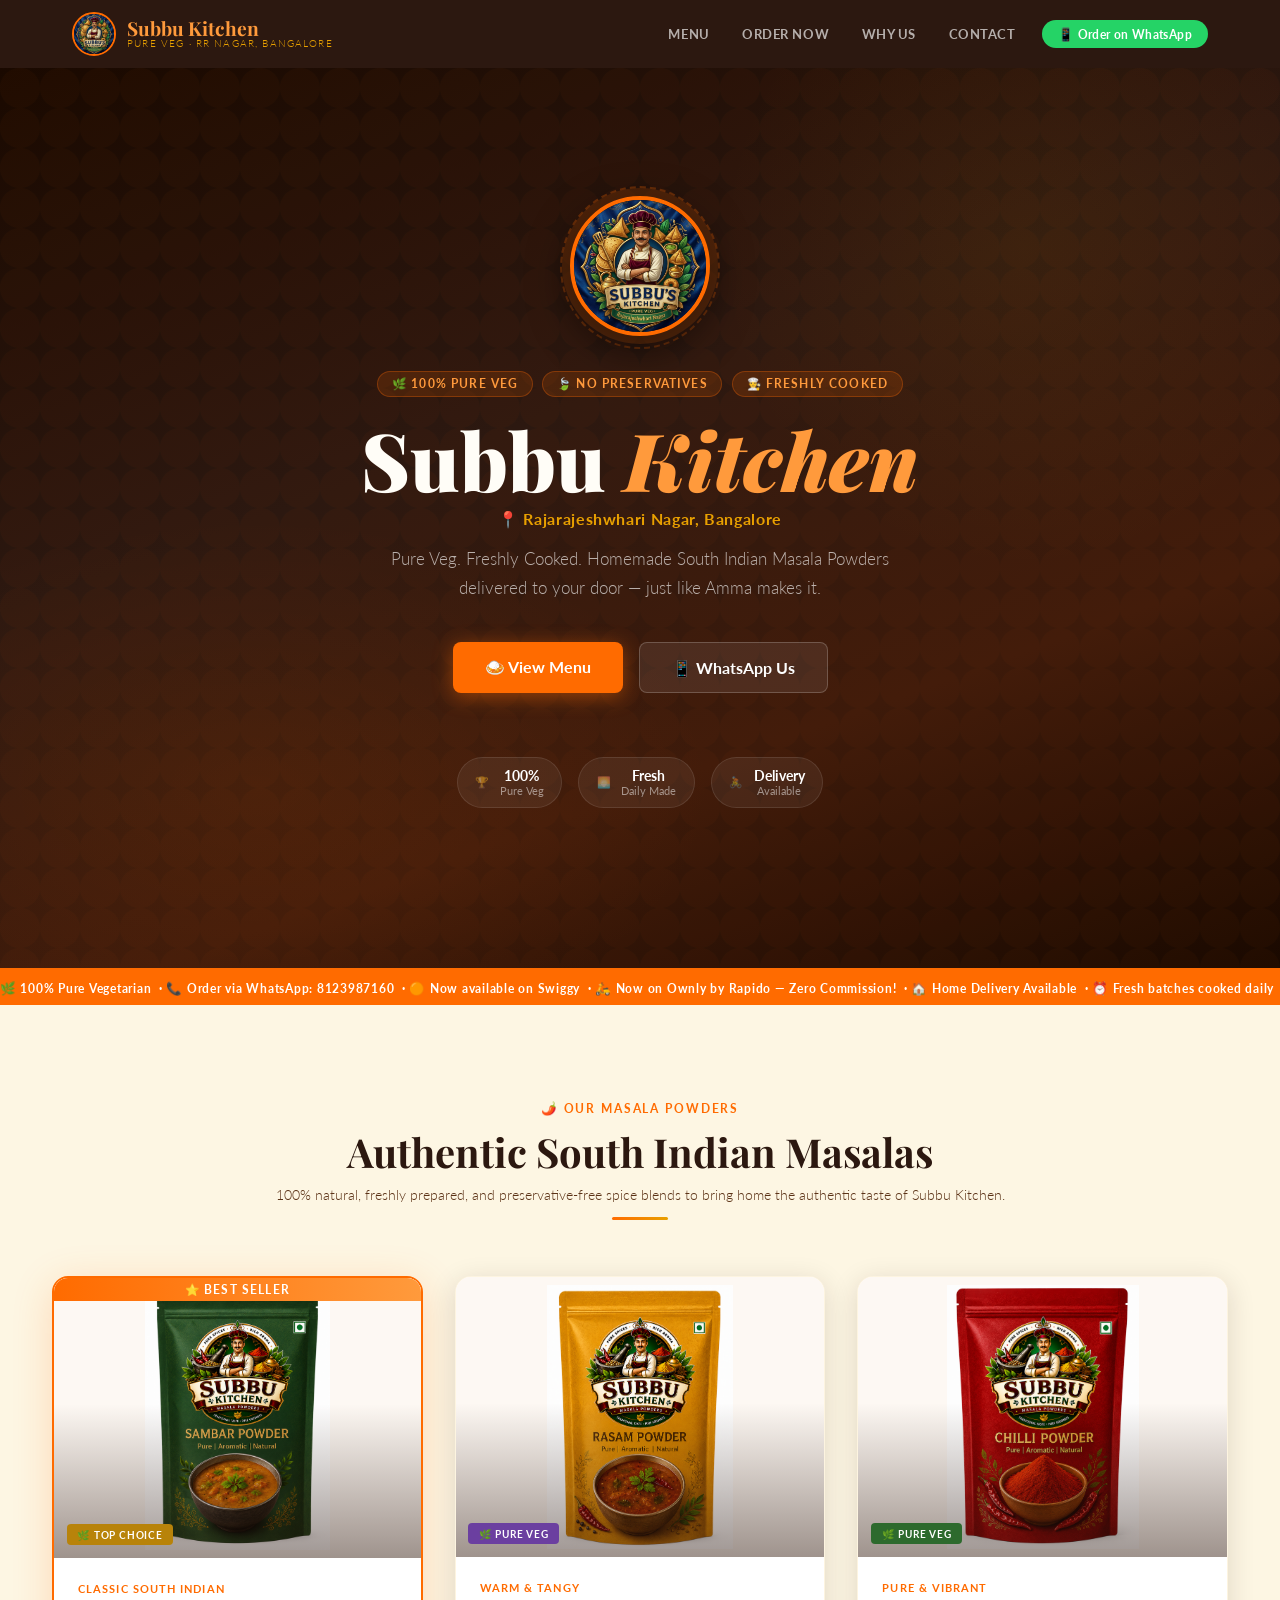
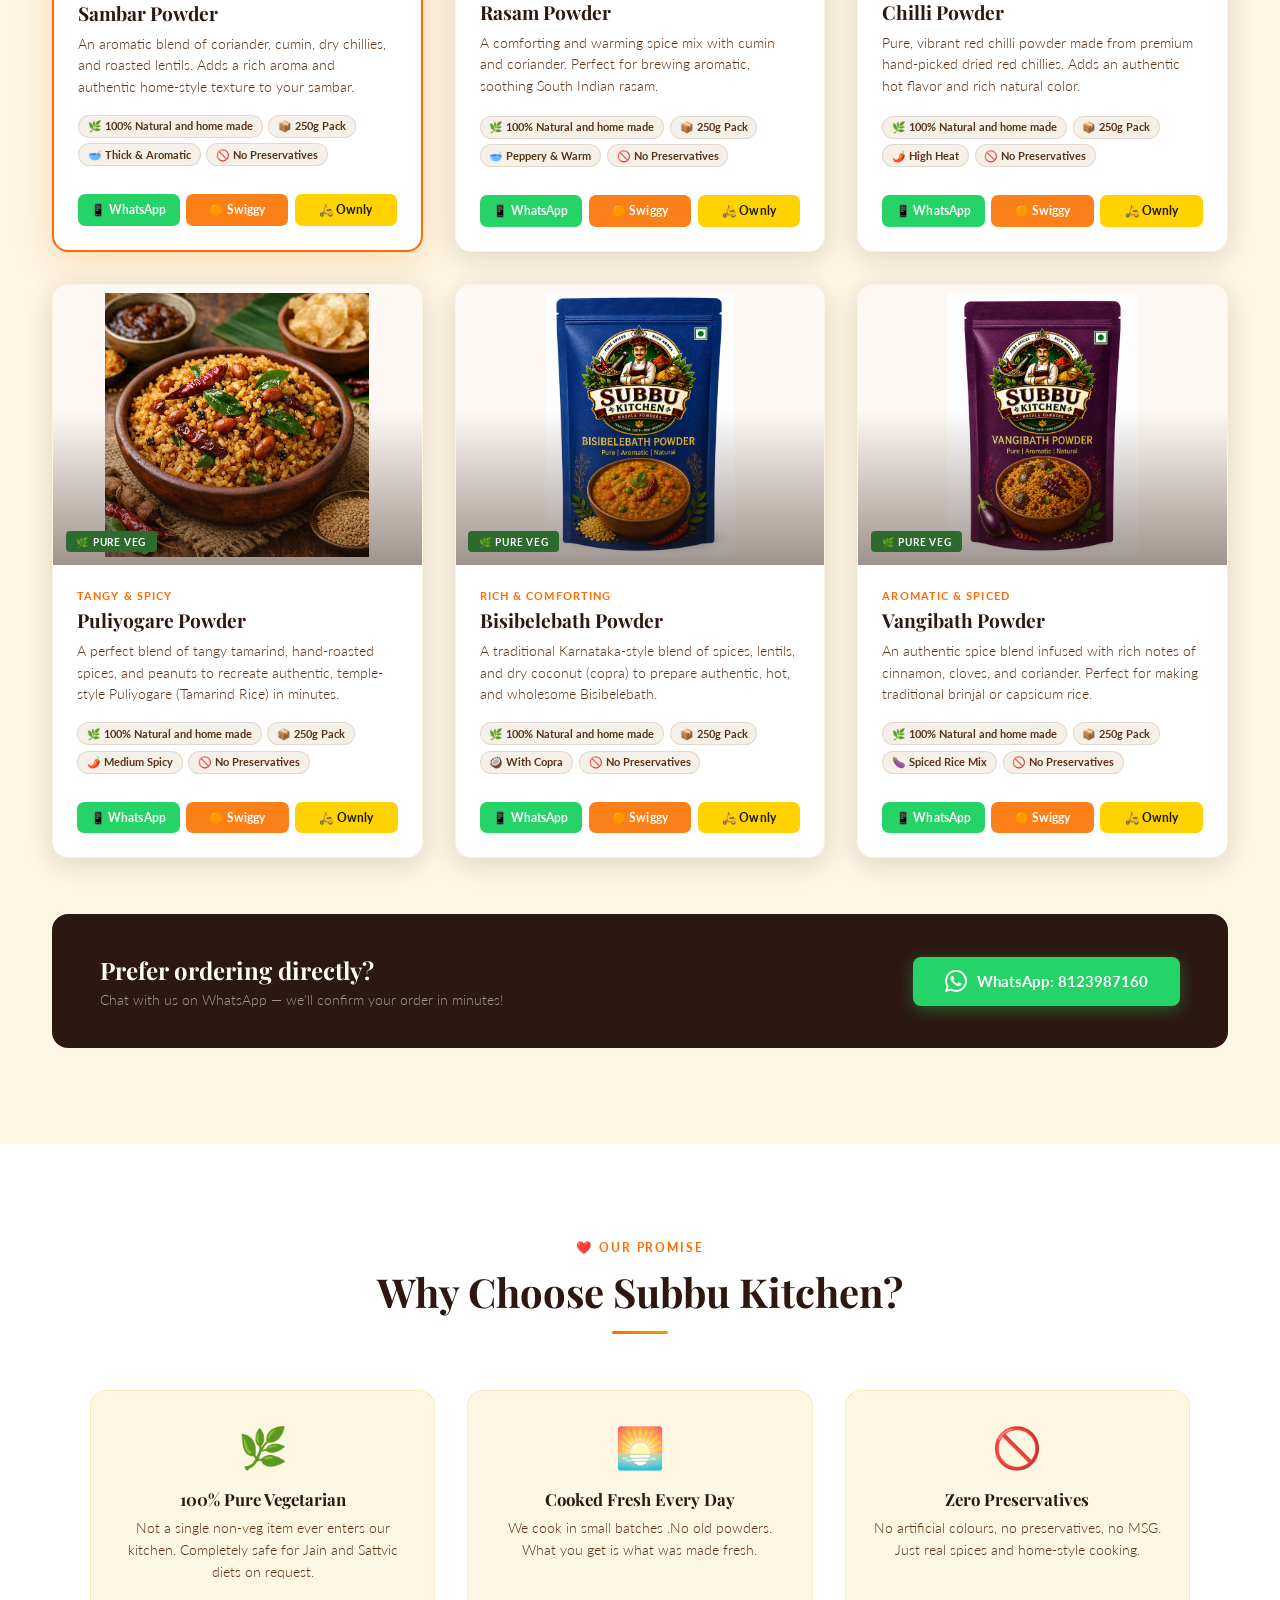
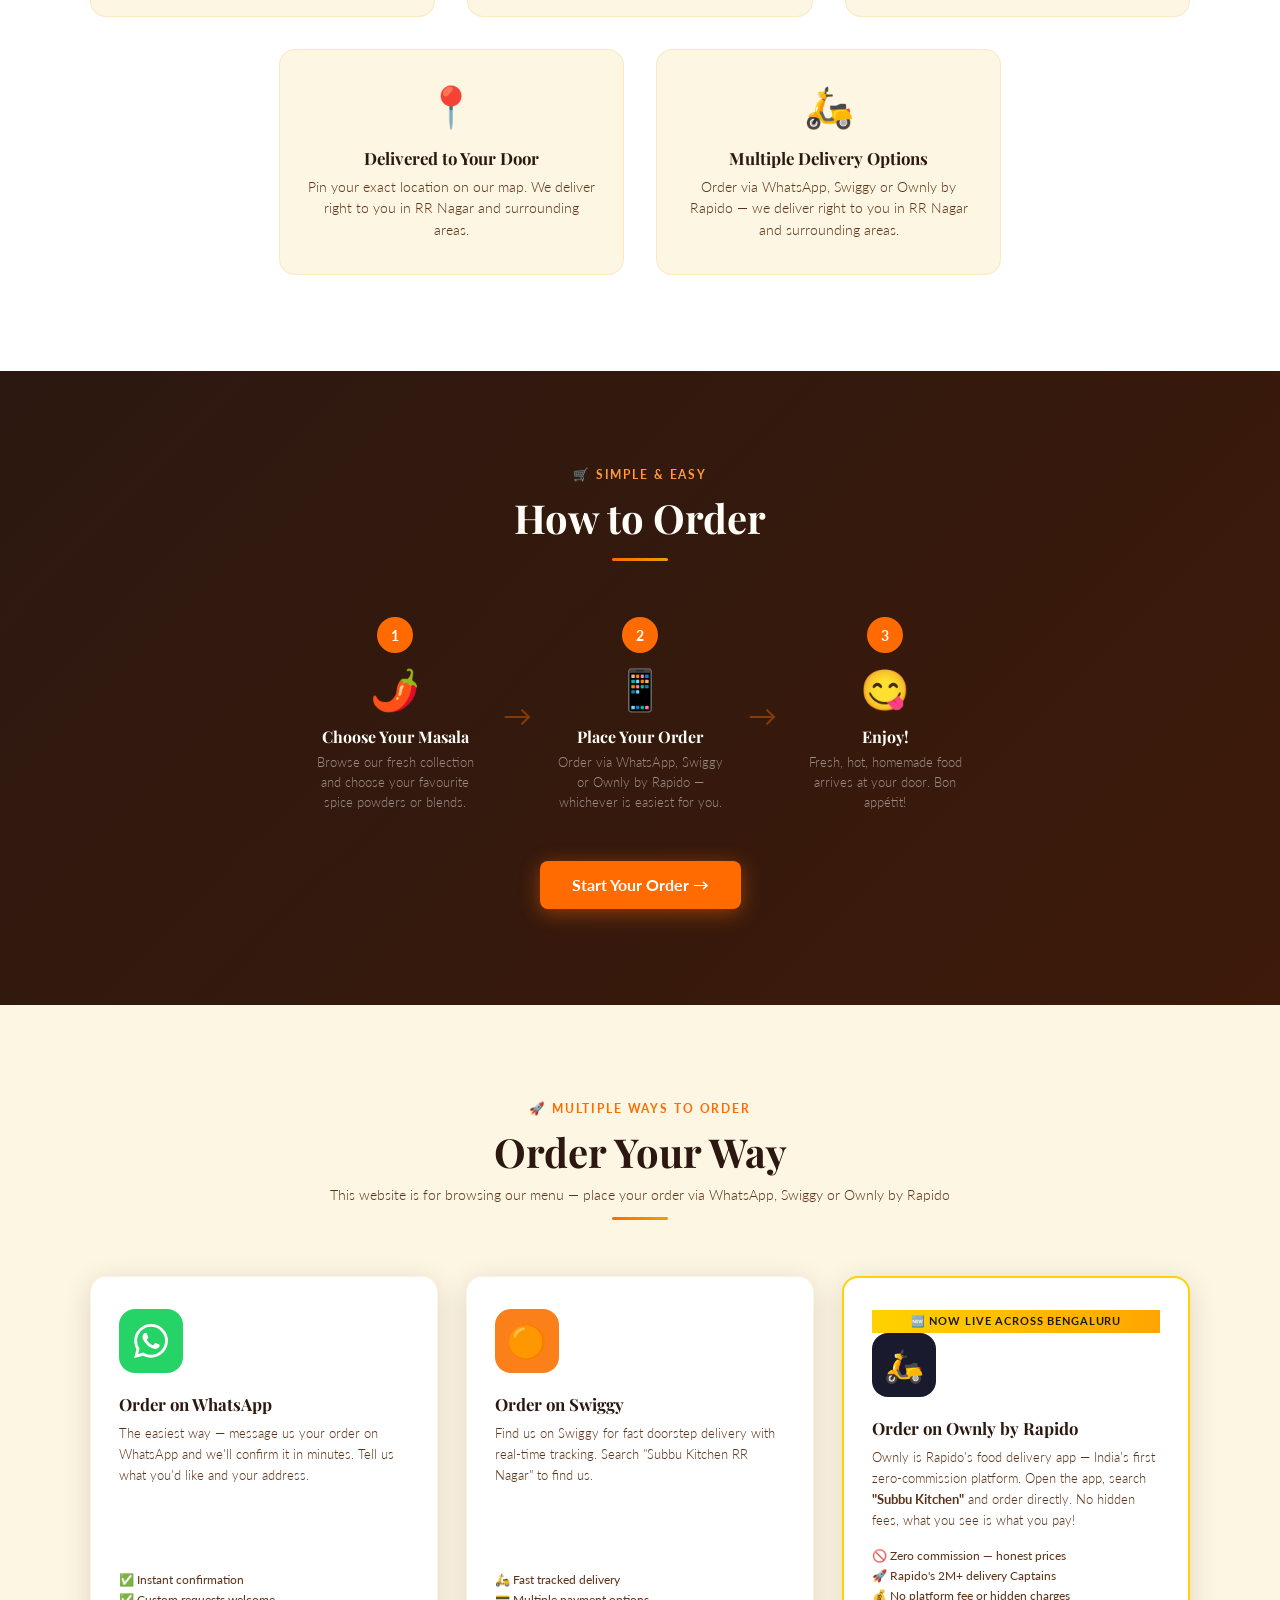
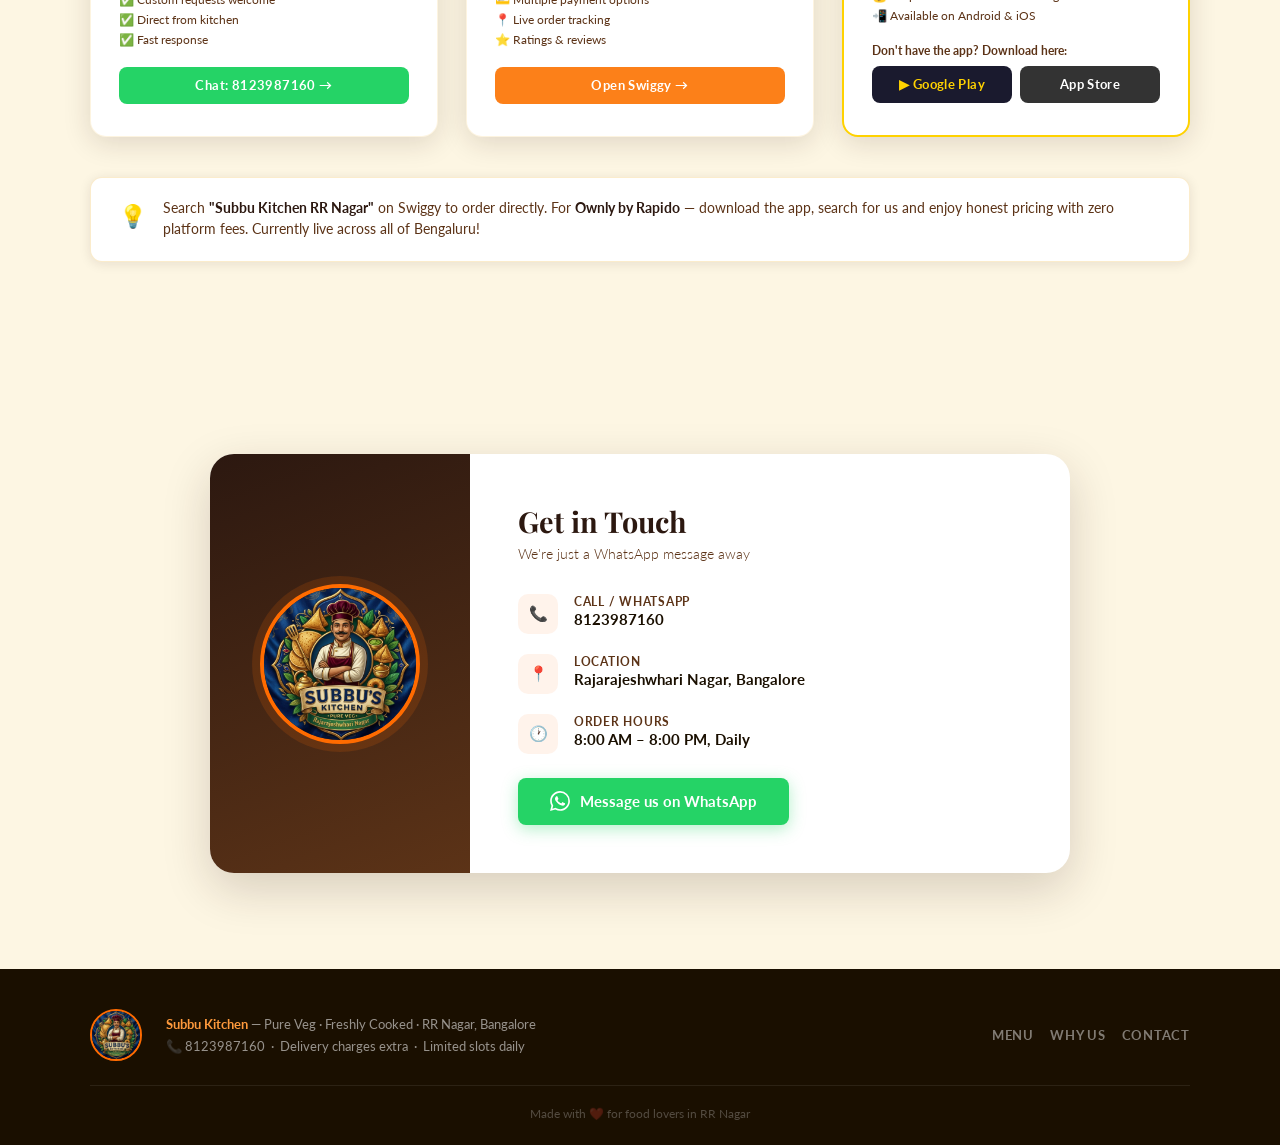
<file: index.html>
<!DOCTYPE html>
<html lang="en">

<head>
  <meta charset="UTF-8" />
  <meta name="viewport" content="width=device-width, initial-scale=1.0" />
  <title>Subbu Kitchen – Pure Veg South Indian masala powders, RR Nagar</title>
  <link rel="stylesheet" href="static/css/style.css" />
</head>

<body>

  <!-- HEADER -->
  <header class="site-header" id="site-header">
    <div class="header-inner">
      <a href="/" class="logo">
        <img src="static/images/south_indian/logo.jpeg" alt="Subbu Kitchen Logo"
          class="logo-img" />
        <span class="logo-text">
          <span class="logo-name">Subbu Kitchen</span>
          <span class="logo-tagline">Pure Veg · RR Nagar, Bangalore</span>
        </span>
      </a>
      <nav>
        <a href="#menu" class="nav-link">Menu</a>
        <a href="#order-platforms" class="nav-link">Order Now</a>
        <a href="#why-us" class="nav-link">Why Us</a>
        <a href="#contact" class="nav-link">Contact</a>
        <a href="https://wa.me/918123987160" target="_blank" class="nav-wa">📱 Order on WhatsApp</a>
      </nav>
      <button class="hamburger" id="hamburger" onclick="toggleMenu()">☰</button>
    </div>
    <!-- Mobile nav -->
    <div class="mobile-nav" id="mobile-nav">
      <a href="#menu" onclick="toggleMenu()">Menu</a>
      <a href="#order-platforms" onclick="toggleMenu()">Order Now</a>
      <a href="#why-us" onclick="toggleMenu()">Why Us</a>
      <a href="#contact" onclick="toggleMenu()">Contact</a>
      <a href="https://wa.me/918123987160" target="_blank" class="mobile-wa">📱 Order on WhatsApp</a>
    </div>
  </header>

  <!-- HERO -->
  <section class="hero" id="home">
    <div class="hero-bg-overlay"></div>
    <div class="hero-content">
      <div class="hero-logo-wrap">
        <img src="static/images/south_indian/logo.jpeg" alt="Subbu Kitchen"
          class="hero-logo" />
        <div class="hero-logo-ring"></div>
      </div>
      <div class="hero-badge-row">
        <span class="hero-badge">🌿 100% Pure Veg</span>
        <span class="hero-badge">🍃 No Preservatives</span>
        <span class="hero-badge">👨‍🍳 Freshly Cooked</span>
      </div>
      <h1 class="hero-title">Subbu <em>Kitchen</em></h1>
      <p class="hero-location">📍 Rajarajeshwhari Nagar, Bangalore</p>
      <p class="hero-desc">
        Pure Veg. Freshly Cooked. Homemade South Indian Masala Powders<br>delivered to your door — just like Amma makes
        it.
      </p>
      <div class="hero-actions">
        <a href="#menu" class="btn-primary">🍛 View Menu</a>
        <a href="https://wa.me/918123987160" target="_blank" class="btn-secondary">📱 WhatsApp Us</a>
      </div>
    </div>

    <!-- Floating trust pills -->
    <div class="hero-trust">
      <div class="trust-pill"><span class="trust-icon">🏆</span>
        <div><b>100%</b><span>Pure Veg</span></div>
      </div>
      <div class="trust-pill"><span class="trust-icon">🌅</span>
        <div><b>Fresh</b><span>Daily Made</span></div>
      </div>

      <div class="trust-pill"><span class="trust-icon">🚴</span>
        <div><b>Delivery</b><span>Available</span></div>
      </div>
    </div>


  </section>

  <!-- ANNOUNCEMENT TICKER -->
  <div class="ticker-wrap">
    <div class="ticker">

      <span>🌿 100% Pure Vegetarian &nbsp;·&nbsp;</span>
      <span>📞 Order via WhatsApp: 8123987160 &nbsp;·&nbsp;</span>
      <span>🟠 Now available on Swiggy &nbsp;·&nbsp;</span>
      <span>🛵 Now on Ownly by Rapido — Zero Commission! &nbsp;·&nbsp;</span>
      <span>🏠 Home Delivery Available &nbsp;·&nbsp;</span>
      <span>⏰ Fresh batches cooked daily &nbsp;·&nbsp;</span>
      <span>📍 Rajarajeshwhari Nagar, Bangalore &nbsp;·&nbsp;</span>

      <span>🌿 100% Pure Vegetarian &nbsp;·&nbsp;</span>
      <span>📞 Order via WhatsApp: 8123987160 &nbsp;·&nbsp;</span>
      <span>🟠 Now available on Swiggy &nbsp;·&nbsp;</span>
      <span>🛵 Now on Ownly by Rapido — Zero Commission! &nbsp;·&nbsp;</span>
    </div>
  </div>

  <!-- MENU SECTION -->
  <section class="menu-section" id="menu">
    <div class="section-header reveal">
      <p class="section-eyebrow">🌶️ Our Masala Powders</p>
      <h2>Authentic South Indian Masalas</h2>
      <p class="section-sub">100% natural, freshly prepared, and preservative-free spice blends to bring home the
        authentic taste of Subbu Kitchen.</p>
      <div class="section-divider"></div>
    </div>

    <div class="menu-grid">

      <!-- ROW 1: SAMBAR, RASAM, CHILLI -->

      <!-- SAMBAR POWDER -->
      <div class="menu-card featured reveal" style="--delay:0.1s">
        <div class="featured-ribbon">⭐ Best Seller</div>
        <div class="card-img-wrap">
          <img src="static/images/south_indian/samabr.png"
            alt="Subbu Kitchen Sambar Powder" />
          <div class="card-img-overlay"></div>
          <span class="card-badge gold">🌿 Top Choice</span>
        </div>
        <div class="card-body">
          <p class="card-eyebrow">Classic South Indian</p>
          <h3 class="card-title">Sambar Powder</h3>
          <p class="card-desc">An aromatic blend of coriander, cumin, dry chillies, and roasted lentils. Adds a rich
            aroma and authentic home-style texture to your sambar.</p>
          <div class="card-includes">
            <span class="tag">🌿 100% Natural and home made</span>
            <span class="tag">📦 250g Pack</span>
            <span class="tag">🥣 Thick & Aromatic</span>
            <span class="tag">🚫 No Preservatives</span>
          </div>
          <div class="card-order-btns">
            <a href="https://wa.me/918123987160?text=Hi!+I'd+like+to+order+Subbu+Kitchen+Sambar+Powder" target="_blank"
              class="card-order-btn btn-wa">📱 WhatsApp</a>
            <a href="https://www.swiggy.com/search?query=Subbu+Kitchen+RR+Nagar" target="_blank"
              class="card-order-btn btn-swiggy">🟠 Swiggy</a>
            <a href="https://play.google.com/store/apps/details?id=com.ownly.customer" target="_blank"
              class="card-order-btn btn-ownly">🛵 Ownly</a>
          </div>
        </div>
      </div>

      <!-- RASAM POWDER -->
      <div class="menu-card reveal" style="--delay:0.2s">
        <div class="card-img-wrap">
          <img src="static/images/south_indian/rasam.png"
            alt="Subbu Kitchen Rasam Powder" />
          <div class="card-img-overlay"></div>
          <span class="card-badge purple">🌿 Pure Veg</span>
        </div>
        <div class="card-body">
          <p class="card-eyebrow">Warm & Tangy</p>
          <h3 class="card-title">Rasam Powder</h3>
          <p class="card-desc">A comforting and warming spice mix with cumin and coriander. Perfect for brewing
            aromatic, soothing South Indian rasam.</p>
          <div class="card-includes">
            <span class="tag">🌿 100% Natural and home made</span>
            <span class="tag">📦 250g Pack</span>
            <span class="tag">🥣 Peppery & Warm</span>
            <span class="tag">🚫 No Preservatives</span>
          </div>
          <div class="card-order-btns">
            <a href="https://wa.me/918123987160?text=Hi!+I'd+like+to+order+Subbu+Kitchen+Rasam+Powder" target="_blank"
              class="card-order-btn btn-wa">📱 WhatsApp</a>
            <a href="https://www.swiggy.com/search?query=Subbu+Kitchen+RR+Nagar" target="_blank"
              class="card-order-btn btn-swiggy">🟠 Swiggy</a>
            <a href="https://play.google.com/store/apps/details?id=com.ownly.customer" target="_blank"
              class="card-order-btn btn-ownly">🛵 Ownly</a>
          </div>
        </div>
      </div>

      <!-- CHILLI POWDER -->
      <div class="menu-card reveal" style="--delay:0.3s">
        <div class="card-img-wrap">
          <img src="static/images/south_indian/chilli.png"
            alt="Subbu Kitchen Chilli Powder" />
          <div class="card-img-overlay"></div>
          <span class="card-badge green">🌿 Pure Veg</span>
        </div>
        <div class="card-body">
          <p class="card-eyebrow">Pure & Vibrant</p>
          <h3 class="card-title">Chilli Powder</h3>
          <p class="card-desc">Pure, vibrant red chilli powder made from premium hand-picked dried red chillies. Adds an
            authentic hot flavor and rich natural color.</p>
          <div class="card-includes">
            <span class="tag">🌿 100% Natural and home made</span>
            <span class="tag">📦 250g Pack</span>
            <span class="tag">🌶️ High Heat</span>
            <span class="tag">🚫 No Preservatives</span>
          </div>
          <div class="card-order-btns">
            <a href="https://wa.me/918123987160?text=Hi!+I'd+like+to+order+Subbu+Kitchen+Chilli+Powder" target="_blank"
              class="card-order-btn btn-wa">📱 WhatsApp</a>
            <a href="https://www.swiggy.com/search?query=Subbu+Kitchen+RR+Nagar" target="_blank"
              class="card-order-btn btn-swiggy">🟠 Swiggy</a>
            <a href="https://play.google.com/store/apps/details?id=com.ownly.customer" target="_blank"
              class="card-order-btn btn-ownly">🛵 Ownly</a>
          </div>
        </div>
      </div>

      <!-- ROW 2: PULIYOGARE, BISIBELEBATH, VANGIBATH -->

      <!-- PULIYOGARE POWDER -->
      <div class="menu-card reveal" style="--delay:0.4s">
        <div class="card-img-wrap">
          <img src="static/images/south_indian/puliyogare.png"
            alt="Subbu Kitchen Puliyogare Powder" />
          <div class="card-img-overlay"></div>
          <span class="card-badge green">🌿 Pure Veg</span>
        </div>
        <div class="card-body">
          <p class="card-eyebrow">Tangy & Spicy</p>
          <h3 class="card-title">Puliyogare Powder</h3>
          <p class="card-desc">A perfect blend of tangy tamarind, hand-roasted spices, and peanuts to recreate
            authentic, temple-style Puliyogare (Tamarind Rice) in minutes.</p>
          <div class="card-includes">
            <span class="tag">🌿 100% Natural and home made</span>
            <span class="tag">📦 250g Pack</span>
            <span class="tag">🌶️ Medium Spicy</span>
            <span class="tag">🚫 No Preservatives</span>
          </div>
          <div class="card-order-btns">
            <a href="https://wa.me/918123987160?text=Hi!+I'd+like+to+order+Subbu+Kitchen+Puliyogare+Powder"
              target="_blank" class="card-order-btn btn-wa">📱 WhatsApp</a>
            <a href="https://www.swiggy.com/search?query=Subbu+Kitchen+RR+Nagar" target="_blank"
              class="card-order-btn btn-swiggy">🟠 Swiggy</a>
            <a href="https://play.google.com/store/apps/details?id=com.ownly.customer" target="_blank"
              class="card-order-btn btn-ownly">🛵 Ownly</a>
          </div>
        </div>
      </div>

      <!-- BISIBELEBATH POWDER -->
      <div class="menu-card reveal" style="--delay:0.5s">
        <div class="card-img-wrap">
          <img src="static/images/south_indian/bisibelebath.png"
            alt="Subbu Kitchen Bisibelebath Powder" />
          <div class="card-img-overlay"></div>
          <span class="card-badge green">🌿 Pure Veg</span>
        </div>
        <div class="card-body">
          <p class="card-eyebrow">Rich & Comforting</p>
          <h3 class="card-title">Bisibelebath Powder</h3>
          <p class="card-desc">A traditional Karnataka-style blend of spices, lentils, and dry coconut (copra) to
            prepare authentic, hot, and wholesome Bisibelebath.</p>
          <div class="card-includes">
            <span class="tag">🌿 100% Natural and home made</span>
            <span class="tag">📦 250g Pack</span>
            <span class="tag">🥥 With Copra</span>
            <span class="tag">🚫 No Preservatives</span>
          </div>
          <div class="card-order-btns">
            <a href="https://wa.me/918123987160?text=Hi!+I'd+like+to+order+Subbu+Kitchen+Bisibelebath+Powder"
              target="_blank" class="card-order-btn btn-wa">📱 WhatsApp</a>
            <a href="https://www.swiggy.com/search?query=Subbu+Kitchen+RR+Nagar" target="_blank"
              class="card-order-btn btn-swiggy">🟠 Swiggy</a>
            <a href="https://play.google.com/store/apps/details?id=com.ownly.customer" target="_blank"
              class="card-order-btn btn-ownly">🛵 Ownly</a>
          </div>
        </div>
      </div>

      <!-- VANGIBATH POWDER -->
      <div class="menu-card reveal" style="--delay:0.6s">
        <div class="card-img-wrap">
          <img src="static/images/south_indian/vangibath.png"
            alt="Subbu Kitchen Vangibath Powder" />
          <div class="card-img-overlay"></div>
          <span class="card-badge green">🌿 Pure Veg</span>
        </div>
        <div class="card-body">
          <p class="card-eyebrow">Aromatic & Spiced</p>
          <h3 class="card-title">Vangibath Powder</h3>
          <p class="card-desc">An authentic spice blend infused with rich notes of cinnamon, cloves, and coriander.
            Perfect for making traditional brinjal or capsicum rice.</p>
          <div class="card-includes">
            <span class="tag">🌿 100% Natural and home made</span>
            <span class="tag">📦 250g Pack</span>
            <span class="tag">🍆 Spiced Rice Mix</span>
            <span class="tag">🚫 No Preservatives</span>
          </div>
          <div class="card-order-btns">
            <a href="https://wa.me/918123987160?text=Hi!+I'd+like+to+order+Subbu+Kitchen+Vangibath+Powder"
              target="_blank" class="card-order-btn btn-wa">📱 WhatsApp</a>
            <a href="https://www.swiggy.com/search?query=Subbu+Kitchen+RR+Nagar" target="_blank"
              class="card-order-btn btn-swiggy">🟠 Swiggy</a>
            <a href="https://play.google.com/store/apps/details?id=com.ownly.customer" target="_blank"
              class="card-order-btn btn-ownly">🛵 Ownly</a>
          </div>
        </div>
      </div>

    </div>

    <!-- WhatsApp CTA -->
    <div class="wa-cta-block reveal">
      <div class="wa-cta-text">
        <h3>Prefer ordering directly?</h3>
        <p>Chat with us on WhatsApp — we'll confirm your order in minutes!</p>
      </div>
      <a href="https://wa.me/918123987160" target="_blank" class="btn-whatsapp">
        <svg width="22" height="22" viewBox="0 0 24 24" fill="currentColor">
          <path
            d="M17.472 14.382c-.297-.149-1.758-.867-2.03-.967-.273-.099-.471-.148-.67.15-.197.297-.767.966-.94 1.164-.173.199-.347.223-.644.075-.297-.15-1.255-.463-2.39-1.475-.883-.788-1.48-1.761-1.653-2.059-.173-.297-.018-.458.13-.606.134-.133.298-.347.446-.52.149-.174.198-.298.298-.497.099-.198.05-.371-.025-.52-.075-.149-.669-1.612-.916-2.207-.242-.579-.487-.5-.669-.51-.173-.008-.371-.01-.57-.01-.198 0-.52.074-.792.372-.272.297-1.04 1.016-1.04 2.479 0 1.462 1.065 2.875 1.213 3.074.149.198 2.096 3.2 5.077 4.487.709.306 1.262.489 1.694.625.712.227 1.36.195 1.871.118.571-.085 1.758-.719 2.006-1.413.248-.694.248-1.289.173-1.413-.074-.124-.272-.198-.57-.347m-5.421 7.403h-.004a9.87 9.87 0 01-5.031-1.378l-.361-.214-3.741.982.998-3.648-.235-.374a9.86 9.86 0 01-1.51-5.26c.001-5.45 4.436-9.884 9.888-9.884 2.64 0 5.122 1.03 6.988 2.898a9.825 9.825 0 012.893 6.994c-.003 5.45-4.437 9.884-9.885 9.884m8.413-18.297A11.815 11.815 0 0012.05 0C5.495 0 .16 5.335.157 11.892c0 2.096.547 4.142 1.588 5.945L.057 24l6.305-1.654a11.882 11.882 0 005.683 1.448h.005c6.554 0 11.89-5.335 11.893-11.893a11.821 11.821 0 00-3.48-8.413z" />
        </svg>
        WhatsApp: 8123987160
      </a>
    </div>
  </section>

  <!-- WHY US -->
  <section class="why-section" id="why-us">
    <div class="section-header reveal">
      <p class="section-eyebrow">❤️ Our Promise</p>
      <h2>Why Choose Subbu Kitchen?</h2>
      <div class="section-divider"></div>
    </div>
    <div class="why-grid">
      <div class="why-card reveal" style="--delay:0s">
        <div class="why-icon">🌿</div>
        <h4>100% Pure Vegetarian</h4>
        <p>Not a single non-veg item ever enters our kitchen. Completely safe for Jain and Sattvic diets on request.</p>
      </div>
      <div class="why-card reveal" style="--delay:0.1s">
        <div class="why-icon">🌅</div>
        <h4>Cooked Fresh Every Day</h4>
        <p>We cook in small batches .No old powders. What you get is what was made fresh.
        </p>
      </div>
      <div class="why-card reveal" style="--delay:0.2s">
        <div class="why-icon">🚫</div>
        <h4>Zero Preservatives</h4>
        <p>No artificial colours, no preservatives, no MSG. Just real spices and home-style cooking.
        </p>
      </div>
      <div class="why-card reveal" style="--delay:0.3s">
        <div class="why-icon">📍</div>
        <h4>Delivered to Your Door</h4>
        <p>Pin your exact location on our map. We deliver right to you in RR Nagar and surrounding areas.</p>
      </div>
      <div class="why-card reveal" style="--delay:0.4s">
        <div class="why-icon">🛵</div>
        <h4>Multiple Delivery Options</h4>
        <p>Order via WhatsApp, Swiggy or Ownly by Rapido — we deliver right to you in RR Nagar and surrounding areas.
        </p>
      </div>
    </div>
  </section>

  <!-- HOW IT WORKS -->
  <section class="how-section">
    <div class="section-header reveal">
      <p class="section-eyebrow">🛒 Simple & Easy</p>
      <h2>How to Order</h2>
      <div class="section-divider"></div>
    </div>
    <div class="steps-row">
      <div class="step reveal" style="--delay:0s">
        <div class="step-num">1</div>
        <div class="step-icon">🌶️</div>
        <h4>Choose Your Masala</h4>
        <p>Browse our fresh collection and choose your favourite spice powders or blends.</p>
      </div>
      <div class="step-arrow">→</div>
      <div class="step reveal" style="--delay:0.2s">
        <div class="step-num">2</div>
        <div class="step-icon">📱</div>
        <h4>Place Your Order</h4>
        <p>Order via WhatsApp, Swiggy or Ownly by Rapido — whichever is easiest for you.</p>
      </div>
      <div class="step-arrow">→</div>
      <div class="step reveal" style="--delay:0.35s">
        <div class="step-num">3</div>
        <div class="step-icon">😋</div>
        <h4>Enjoy!</h4>
        <p>Fresh, hot, homemade food arrives at your door. Bon appétit!</p>
      </div>
    </div>
    <div style="text-align:center;margin-top:3rem" class="reveal">
      <a href="#menu" class="btn-primary">Start Your Order →</a>
    </div>
  </section>

  <!-- DELIVERY PLATFORMS -->
  <section class="platforms-section" id="order-platforms">
    <div class="section-header reveal">
      <p class="section-eyebrow">🚀 Multiple Ways to Order</p>
      <h2>Order Your Way</h2>
      <p class="section-sub">This website is for browsing our menu — place your order via WhatsApp, Swiggy or Ownly by
        Rapido</p>
      <div class="section-divider"></div>
    </div>

    <div class="platforms-grid three-col">

      <!-- WHATSAPP -->
      <div class="platform-card reveal" style="--delay:0s">
        <div class="platform-icon-wrap" style="background:#25D366">
          <svg width="34" height="34" viewBox="0 0 24 24" fill="white">
            <path
              d="M17.472 14.382c-.297-.149-1.758-.867-2.03-.967-.273-.099-.471-.148-.67.15-.197.297-.767.966-.94 1.164-.173.199-.347.223-.644.075-.297-.15-1.255-.463-2.39-1.475-.883-.788-1.48-1.761-1.653-2.059-.173-.297-.018-.458.13-.606.134-.133.298-.347.446-.52.149-.174.198-.298.298-.497.099-.198.05-.371-.025-.52-.075-.149-.669-1.612-.916-2.207-.242-.579-.487-.5-.669-.51-.173-.008-.371-.01-.57-.01-.198 0-.52.074-.792.372-.272.297-1.04 1.016-1.04 2.479 0 1.462 1.065 2.875 1.213 3.074.149.198 2.096 3.2 5.077 4.487.709.306 1.262.489 1.694.625.712.227 1.36.195 1.871.118.571-.085 1.758-.719 2.006-1.413.248-.694.248-1.289.173-1.413-.074-.124-.272-.198-.57-.347m-5.421 7.403h-.004a9.87 9.87 0 01-5.031-1.378l-.361-.214-3.741.982.998-3.648-.235-.374a9.86 9.86 0 01-1.51-5.26c.001-5.45 4.436-9.884 9.888-9.884 2.64 0 5.122 1.03 6.988 2.898a9.825 9.825 0 012.893 6.994c-.003 5.45-4.437 9.884-9.885 9.884m8.413-18.297A11.815 11.815 0 0012.05 0C5.495 0 .16 5.335.157 11.892c0 2.096.547 4.142 1.588 5.945L.057 24l6.305-1.654a11.882 11.882 0 005.683 1.448h.005c6.554 0 11.89-5.335 11.893-11.893a11.821 11.821 0 00-3.48-8.413z" />
          </svg>
        </div>
        <h3>Order on WhatsApp</h3>
        <p class="platform-desc">The easiest way — message us your order on WhatsApp and we'll confirm it in minutes.
          Tell us what you'd like and your address.</p>
        <div class="platform-perks">
          <span class="perk">✅ Instant confirmation</span>
          <span class="perk">✅ Custom requests welcome</span>
          <span class="perk">✅ Direct from kitchen</span>
          <span class="perk">✅ Fast response</span>
        </div>
        <a href="https://wa.me/918123987160" target="_blank" class="platform-btn wa-platform-btn">
          Chat: 8123987160 →
        </a>
      </div>

      <!-- SWIGGY -->
      <div class="platform-card reveal" style="--delay:0.15s">
        <div class="platform-icon-wrap swiggy-icon">
          <img src="https://upload.wikimedia.org/wikipedia/en/1/12/Swiggy_logo.svg" alt="Swiggy"
            onerror="this.parentElement.innerHTML='🟠'" />
        </div>
        <h3>Order on Swiggy</h3>
        <p class="platform-desc">Find us on Swiggy for fast doorstep delivery with real-time tracking. Search "Subbu
          Kitchen RR Nagar" to find us.</p>
        <div class="platform-perks">
          <span class="perk">🛵 Fast tracked delivery</span>
          <span class="perk">💳 Multiple payment options</span>
          <span class="perk">📍 Live order tracking</span>
          <span class="perk">⭐ Ratings & reviews</span>
        </div>
        <a href="https://www.swiggy.com/search?query=Subbu%27s+Kitchen+RR+Nagar" target="_blank"
          class="platform-btn swiggy-btn">Open Swiggy →</a>
      </div>

      <!-- OWNLY BY RAPIDO -->
      <div class="platform-card ownly-card reveal" style="--delay:0.3s">
        <div class="ownly-new-badge">🆕 Now Live Across Bengaluru</div>
        <div class="platform-icon-wrap ownly-icon">
          <img
            src="https://play-lh.googleusercontent.com/p0HkQjYWdNM7nO2jNQH3-9PxBZxIJTIAlRKS0ZUqlAaBxVpD7MXt8CVFaJd8sEjrBFQ=w240-h480-rw"
            alt="Ownly" onerror="this.parentElement.innerHTML='🛵'" />
        </div>
        <h3>Order on Ownly by Rapido</h3>
        <p class="platform-desc">Ownly is Rapido's food delivery app — India's first zero-commission platform. Open the
          app, search <strong>"Subbu Kitchen"</strong> and order directly. No hidden fees, what you see is what you pay!
        </p>
        <div class="platform-perks">
          <span class="perk">🚫 Zero commission — honest prices</span>
          <span class="perk">🚀 Rapido's 2M+ delivery Captains</span>
          <span class="perk">💰 No platform fee or hidden charges</span>
          <span class="perk">📲 Available on Android & iOS</span>
        </div>
        <p style="font-size:0.75rem;color:var(--spice-brown);font-weight:700;margin-bottom:0.5rem">Don't have the app?
          Download here:</p>
        <div class="ownly-store-btns">
          <a href="https://play.google.com/store/apps/details?id=com.ownly.customer" target="_blank"
            class="platform-btn ownly-android-btn">
            ▶ Google Play
          </a>
          <a href="https://apps.apple.com/in/app/ownly/id6738547949" target="_blank" class="platform-btn ownly-ios-btn">
            App Store
          </a>
        </div>
      </div>

    </div>

    <!-- Note -->
    <div class="platforms-note reveal">
      <span>💡</span>
      <p>Search <strong>"Subbu Kitchen RR Nagar"</strong> on Swiggy to order directly. For <strong>Ownly by
          Rapido</strong> — download the app, search for us and enjoy honest pricing with zero platform fees. Currently
        live across all of Bengaluru!</p>
    </div>
  </section>

  <!-- CONTACT -->
  <section class="contact-section" id="contact">
    <div class="contact-inner reveal">
      <div class="contact-logo">
        <img src="static/images/south_indian/logo.jpeg" alt="Subbu Kitchen" />
      </div>
      <div class="contact-details">
        <h2>Get in Touch</h2>
        <p class="contact-sub">We're just a WhatsApp message away</p>
        <div class="contact-items">
          <div class="contact-item">
            <span class="contact-icon">📞</span>
            <div>
              <b>Call / WhatsApp</b>
              <a href="tel:8123987160">8123987160</a>
            </div>
          </div>
          <div class="contact-item">
            <span class="contact-icon">📍</span>
            <div>
              <b>Location</b>
              <span>Rajarajeshwhari Nagar, Bangalore</span>
            </div>
          </div>
          <div class="contact-item">
            <span class="contact-icon">🕐</span>
            <div>
              <b>Order Hours</b>
              <span>8:00 AM – 8:00 PM, Daily</span>
            </div>
          </div>
        </div>
        <a href="https://wa.me/918123987160" target="_blank" class="btn-whatsapp"
          style="margin-top:1.5rem;display:inline-flex">
          <svg width="20" height="20" viewBox="0 0 24 24" fill="currentColor">
            <path
              d="M17.472 14.382c-.297-.149-1.758-.867-2.03-.967-.273-.099-.471-.148-.67.15-.197.297-.767.966-.94 1.164-.173.199-.347.223-.644.075-.297-.15-1.255-.463-2.39-1.475-.883-.788-1.48-1.761-1.653-2.059-.173-.297-.018-.458.13-.606.134-.133.298-.347.446-.52.149-.174.198-.298.298-.497.099-.198.05-.371-.025-.52-.075-.149-.669-1.612-.916-2.207-.242-.579-.487-.5-.669-.51-.173-.008-.371-.01-.57-.01-.198 0-.52.074-.792.372-.272.297-1.04 1.016-1.04 2.479 0 1.462 1.065 2.875 1.213 3.074.149.198 2.096 3.2 5.077 4.487.709.306 1.262.489 1.694.625.712.227 1.36.195 1.871.118.571-.085 1.758-.719 2.006-1.413.248-.694.248-1.289.173-1.413-.074-.124-.272-.198-.57-.347m-5.421 7.403h-.004a9.87 9.87 0 01-5.031-1.378l-.361-.214-3.741.982.998-3.648-.235-.374a9.86 9.86 0 01-1.51-5.26c.001-5.45 4.436-9.884 9.888-9.884 2.64 0 5.122 1.03 6.988 2.898a9.825 9.825 0 012.893 6.994c-.003 5.45-4.437 9.884-9.885 9.884m8.413-18.297A11.815 11.815 0 0012.05 0C5.495 0 .16 5.335.157 11.892c0 2.096.547 4.142 1.588 5.945L.057 24l6.305-1.654a11.882 11.882 0 005.683 1.448h.005c6.554 0 11.89-5.335 11.893-11.893a11.821 11.821 0 00-3.48-8.413z" />
          </svg>
          Message us on WhatsApp
        </a>
      </div>
    </div>
  </section>

  <!-- FOOTER -->
  <footer>
    <div class="footer-inner">
      <img src="static/images/south_indian/logo.jpeg" alt="Subbu Kitchen"
        class="footer-logo" />
      <div class="footer-text">
        <p><strong>Subbu Kitchen</strong> — Pure Veg · Freshly Cooked · RR Nagar, Bangalore</p>
        <p>📞 8123987160 &nbsp;·&nbsp; Delivery charges extra &nbsp;·&nbsp; Limited slots daily</p>
      </div>
      <div class="footer-links">
        <a href="#menu">Menu</a>
        <a href="#why-us">Why Us</a>
        <a href="#contact">Contact</a>
      </div>
    </div>
    <p class="footer-copy">Made with ❤️ for food lovers in RR Nagar</p>
  </footer>

  <script src="static/js/main.js"></script>
  <script>
    // Smooth scroll for ALL anchor links
    document.querySelectorAll('a[href^="#"]').forEach(a => {
      a.addEventListener('click', e => {
        const target = document.querySelector(a.getAttribute('href'));
        if (target) {
          e.preventDefault();
          const offset = 72; // header height
          const top = target.getBoundingClientRect().top + window.scrollY - offset;
          window.scrollTo({ top, behavior: 'smooth' });
        }
      });
    });

    // Sticky header shadow on scroll
    window.addEventListener('scroll', () => {
      const header = document.getElementById('site-header');
      header.classList.toggle('scrolled', window.scrollY > 20);
      // Highlight active nav section
      const sections = ['home', 'menu', 'why-us', 'contact'];
      let current = 'home';
      sections.forEach(id => {
        const el = document.getElementById(id);
        if (el && window.scrollY >= el.offsetTop - 120) current = id;
      });
      document.querySelectorAll('.nav-link').forEach(a => {
        a.classList.toggle('active', a.getAttribute('href') === '#' + current);
      });
    });

    // Mobile menu toggle
    function toggleMenu() {
      document.getElementById('mobile-nav').classList.toggle('open');
    }

    // Scroll reveal
    const revealObserver = new IntersectionObserver(entries => {
      entries.forEach(entry => {
        if (entry.isIntersecting) {
          entry.target.style.animationDelay = entry.target.style.getPropertyValue('--delay') || '0s';
          entry.target.classList.add('revealed');
          revealObserver.unobserve(entry.target);
        }
      });
    }, { threshold: 0.12 });
    document.querySelectorAll('.reveal').forEach(el => revealObserver.observe(el));
  </script>
</body>

</html>
</file>
<file: static/css/style.css>
@import url('https://fonts.googleapis.com/css2?family=Playfair+Display:ital,wght@0,400;0,700;0,900;1,400&family=Lato:wght@300;400;700&display=swap');

:root {
  --saffron: #FF6B00;
  --saffron-light: #FF9A3C;
  --saffron-pale: rgba(255,107,0,0.08);
  --turmeric: #E8A000;
  --banana-leaf: #2D6A2D;
  --cream: #FDF6E3;
  --warm-white: #FFFDF7;
  --dark-wood: #2C1810;
  --spice-brown: #5C3317;
  --tamarind: #8B1A1A;
  --coconut: #F5F0E8;
  --shadow-sm: 0 2px 12px rgba(44,24,16,0.10);
  --shadow-md: 0 6px 28px rgba(44,24,16,0.14);
  --shadow-lg: 0 16px 48px rgba(44,24,16,0.18);
  --text-primary: #1A0F00;
  --text-secondary: #5C3317;
  --radius: 16px;
}

*, *::before, *::after { box-sizing: border-box; margin: 0; padding: 0; }
html { scroll-behavior: smooth; }
body { font-family: 'Lato', sans-serif; background: var(--cream); color: var(--text-primary); overflow-x: hidden; }

/* ─── SCROLL REVEAL ─── */
.reveal {
  opacity: 0;
  transform: translateY(28px);
  transition: opacity 0.65s ease, transform 0.65s ease;
  transition-delay: var(--delay, 0s);
}
.reveal.revealed { opacity: 1; transform: translateY(0); }

/* ─── HEADER ─── */
.site-header {
  position: sticky; top: 0; z-index: 200;
  background: var(--dark-wood);
  transition: box-shadow 0.3s;
}
.site-header.scrolled { box-shadow: 0 3px 24px rgba(0,0,0,0.45); }

.header-inner {
  max-width: 1200px; margin: 0 auto; padding: 0 2rem;
  display: flex; align-items: center; justify-content: space-between; height: 68px;
}

.logo { display: flex; align-items: center; gap: 0.7rem; text-decoration: none; }
.logo-img { width: 44px; height: 44px; border-radius: 50%; object-fit: cover; border: 2px solid var(--saffron); }
.logo-text { display: flex; flex-direction: column; }
.logo-name { font-family: 'Playfair Display', serif; font-size: 1.2rem; font-weight: 700; color: var(--saffron-light); line-height: 1; }
.logo-tagline { font-size: 0.6rem; color: var(--turmeric); letter-spacing: 0.12em; text-transform: uppercase; font-weight: 300; }

nav { display: flex; align-items: center; gap: 0.25rem; }
.nav-link {
  color: rgba(255,255,255,0.65); text-decoration: none; padding: 0.4rem 0.9rem;
  border-radius: 6px; font-size: 0.82rem; font-weight: 700; letter-spacing: 0.04em;
  text-transform: uppercase; transition: all 0.2s;
}
.nav-link:hover, .nav-link.active { color: var(--saffron-light); background: rgba(255,107,0,0.1); }

.nav-wa {
  background: #25D366; color: white; text-decoration: none;
  padding: 0.4rem 1rem; border-radius: 20px; font-size: 0.78rem; font-weight: 700;
  letter-spacing: 0.03em; transition: all 0.2s; margin-left: 0.5rem;
  white-space: nowrap;
}
.nav-wa:hover { background: #1ebe5d; transform: translateY(-1px); }

.hamburger {
  display: none; background: none; border: none; color: white; font-size: 1.5rem; cursor: pointer;
}

.mobile-nav {
  display: none; flex-direction: column; background: #1A0F00;
  padding: 1rem 2rem; gap: 0.5rem; border-top: 1px solid rgba(255,255,255,0.1);
}
.mobile-nav.open { display: flex; }
.mobile-nav a { color: rgba(255,255,255,0.8); text-decoration: none; padding: 0.5rem 0; font-weight: 700; font-size: 0.95rem; }
.mobile-wa { background: #25D366 !important; color: white !important; padding: 0.6rem 1rem !important; border-radius: 8px; text-align: center; margin-top: 0.5rem; }

/* ─── HERO ─── */
.hero {
  min-height: 100vh;
  background: linear-gradient(160deg, #1A0900 0%, #2C1810 40%, #3D1A0A 70%, #1A0900 100%);
  display: flex; flex-direction: column; align-items: center; justify-content: center;
  text-align: center; padding: 6rem 2rem 8rem; position: relative; overflow: hidden;
}

.hero-bg-overlay {
  position: absolute; inset: 0; pointer-events: none;
  background:
    radial-gradient(ellipse 60% 50% at 20% 80%, rgba(255,107,0,0.08) 0%, transparent 60%),
    radial-gradient(ellipse 40% 60% at 80% 20%, rgba(232,160,0,0.06) 0%, transparent 60%),
    url("data:image/svg+xml,%3Csvg width='80' height='80' viewBox='0 0 80 80' xmlns='http://www.w3.org/2000/svg'%3E%3Cg fill='%23FF6B00' fill-opacity='0.03'%3E%3Cpath d='M40 20c0-11.046-8.954-20-20-20S0 8.954 0 20s8.954 20 20 20 20-8.954 20-20zm40 0c0-11.046-8.954-20-20-20s-20 8.954-20 20 8.954 20 20 20 20-8.954 20-20zM40 60c0-11.046-8.954-20-20-20S0 48.954 0 60s8.954 20 20 20 20-8.954 20-20zm40 0c0-11.046-8.954-20-20-20s-20 8.954-20 20 8.954 20 20 20 20-8.954 20-20z'/%3E%3C/g%3E%3C/svg%3E");
}

.hero-content { position: relative; z-index: 1; max-width: 700px; }

.hero-logo-wrap { position: relative; display: inline-block; margin-bottom: 2rem; animation: heroFade 0.8s ease both; }
.hero-logo { width: 140px; height: 140px; border-radius: 50%; object-fit: cover; border: 4px solid var(--saffron); box-shadow: 0 0 0 8px rgba(255,107,0,0.15), 0 12px 40px rgba(0,0,0,0.6); position: relative; z-index: 1; }
.hero-logo-ring {
  position: absolute; inset: -10px; border-radius: 50%;
  border: 2px dashed rgba(255,107,0,0.3);
  animation: spin 18s linear infinite;
}

.hero-badge-row { display: flex; gap: 0.6rem; justify-content: center; flex-wrap: wrap; margin-bottom: 1.25rem; animation: heroFade 0.8s 0.1s ease both; }
.hero-badge {
  background: rgba(255,107,0,0.15); color: var(--saffron-light);
  border: 1px solid rgba(255,107,0,0.3); font-size: 0.72rem; font-weight: 700;
  letter-spacing: 0.1em; text-transform: uppercase; padding: 0.3rem 0.85rem; border-radius: 20px;
}

.hero-title {
  font-family: 'Playfair Display', serif;
  font-size: clamp(2.8rem, 7vw, 5rem); font-weight: 900;
  color: var(--warm-white); line-height: 1.05; margin-bottom: 0.5rem;
  animation: heroFade 0.8s 0.15s ease both;
}
.hero-title em { color: var(--saffron-light); font-style: italic; }

.hero-location { font-size: 1rem; color: var(--turmeric); font-weight: 700; margin-bottom: 1rem; letter-spacing: 0.04em; animation: heroFade 0.8s 0.2s ease both; }

.hero-desc { font-size: 1.05rem; color: rgba(255,255,255,0.65); line-height: 1.7; margin-bottom: 2.5rem; font-weight: 300; animation: heroFade 0.8s 0.25s ease both; }

.hero-actions { display: flex; gap: 1rem; justify-content: center; flex-wrap: wrap; animation: heroFade 0.8s 0.3s ease both; }

.btn-primary {
  background: var(--saffron); color: white; text-decoration: none;
  padding: 0.9rem 2rem; border-radius: 8px; font-weight: 700; font-size: 1rem;
  transition: all 0.25s; box-shadow: 0 4px 20px rgba(255,107,0,0.45); display: inline-block;
}
.btn-primary:hover { background: var(--saffron-light); transform: translateY(-2px); box-shadow: 0 6px 28px rgba(255,107,0,0.55); }

.btn-secondary {
  background: rgba(255,255,255,0.08); color: white; text-decoration: none;
  padding: 0.9rem 2rem; border-radius: 8px; font-weight: 700; font-size: 1rem;
  border: 1.5px solid rgba(255,255,255,0.2); transition: all 0.25s; display: inline-block;
}
.btn-secondary:hover { background: rgba(255,255,255,0.15); transform: translateY(-2px); }

/* trust pills */
.hero-trust {
  position: relative; z-index: 1;
  display: flex; gap: 1rem; margin-top: 4rem; flex-wrap: wrap; justify-content: center;
  animation: heroFade 0.8s 0.5s ease both;
}
.trust-pill {
  display: flex; align-items: center; gap: 0.65rem;
  background: rgba(255,255,255,0.06); border: 1px solid rgba(255,255,255,0.1);
  border-radius: 50px; padding: 0.6rem 1.1rem;
  backdrop-filter: blur(8px);
}
.trust-icon { font-size: 1.4rem; }
.trust-pill div { display: flex; flex-direction: column; line-height: 1.2; }
.trust-pill b { font-size: 0.85rem; color: white; }
.trust-pill span { font-size: 0.68rem; color: rgba(255,255,255,0.5); }

/* ─── TICKER ─── */
.ticker-wrap { background: var(--saffron); overflow: hidden; padding: 0.55rem 0; }
.ticker {
  display: inline-flex; white-space: nowrap;
  animation: ticker 28s linear infinite;
}
.ticker span { font-size: 0.78rem; font-weight: 700; color: white; letter-spacing: 0.06em; }

/* ─── SECTION COMMON ─── */
.section-header { text-align: center; margin-bottom: 3.5rem; }
.section-eyebrow { font-size: 0.78rem; font-weight: 700; text-transform: uppercase; letter-spacing: 0.15em; color: var(--saffron); margin-bottom: 0.6rem; }
.section-header h2 { font-family: 'Playfair Display', serif; font-size: clamp(1.8rem, 4vw, 2.5rem); font-weight: 700; color: var(--dark-wood); margin-bottom: 0.5rem; }
.section-sub { color: var(--text-secondary); font-size: 0.9rem; font-weight: 300; }
.section-divider { width: 56px; height: 3px; background: linear-gradient(90deg, var(--saffron), var(--turmeric)); margin: 0.85rem auto 0; border-radius: 2px; }

/* ─── MENU SECTION ─── */
.menu-section { max-width: 1240px; margin: 0 auto; padding: 6rem 2rem; }

.menu-grid {
  display: grid;
  grid-template-columns: repeat(3, 1fr);
  gap: 2rem;
  align-items: stretch;
}

.menu-card {
  background: white; border-radius: var(--radius); overflow: hidden;
  box-shadow: var(--shadow-md); transition: transform 0.35s, box-shadow 0.35s;
  border: 1px solid rgba(232,160,0,0.12); position: relative;
  display: flex; flex-direction: column;
}
.menu-card:hover { transform: translateY(-8px); box-shadow: var(--shadow-lg); }

.menu-card.featured {
  border: 2px solid var(--saffron);
  box-shadow: 0 8px 40px rgba(255,107,0,0.2);
}
.menu-card.featured:hover { transform: translateY(-8px); }

.featured-ribbon {
  position: absolute; top: 0; left: 0; right: 0; z-index: 5;
  background: linear-gradient(90deg, var(--saffron), var(--saffron-light));
  color: white; text-align: center; font-size: 0.72rem; font-weight: 700;
  letter-spacing: 0.1em; text-transform: uppercase; padding: 0.3rem;
}

.card-img-wrap { position: relative; height: 280px; overflow: hidden; background: #fdf8f3; }
.card-img-wrap img { width: 100%; height: 100%; object-fit: contain; transition: transform 0.5s; display: block; padding: 0.5rem; box-sizing: border-box; }
.menu-card:hover .card-img-wrap img { transform: scale(1.06); }
.card-img-overlay { position: absolute; inset: 0; background: linear-gradient(to top, rgba(44,24,16,0.45) 0%, transparent 55%); }

.card-badge {
  position: absolute; bottom: 0.8rem; left: 0.8rem; z-index: 2;
  font-size: 0.63rem; font-weight: 700; text-transform: uppercase; letter-spacing: 0.08em;
  padding: 0.28rem 0.65rem; border-radius: 4px; color: white;
}
.card-badge.green { background: var(--banana-leaf); }
.card-badge.gold  { background: #B8830A; }
.card-badge.purple{ background: #6B3FA0; }

.card-price-tag {
  position: absolute; top: 0.8rem; right: 0.8rem; z-index: 2;
  background: var(--dark-wood); border-radius: 8px;
  padding: 0.3rem 0.7rem; text-align: center;
  display: flex; flex-direction: column; line-height: 1.1;
}
.price-label { font-size: 0.58rem; color: var(--turmeric); text-transform: uppercase; font-weight: 700; letter-spacing: 0.08em; }
.price-num { font-family: 'Playfair Display', serif; font-size: 1.2rem; font-weight: 700; color: var(--saffron-light); }

.card-body { padding: 1.5rem; display: flex; flex-direction: column; flex: 1; }
.card-eyebrow { font-size: 0.68rem; font-weight: 700; text-transform: uppercase; letter-spacing: 0.1em; color: var(--saffron); margin-bottom: 0.3rem; }
.card-title { font-family: 'Playfair Display', serif; font-size: 1.2rem; font-weight: 700; color: var(--dark-wood); margin-bottom: 0.5rem; }
.card-desc { color: var(--text-secondary); font-size: 0.85rem; line-height: 1.6; margin-bottom: 1rem; font-weight: 300; flex: 1; }

.card-includes { display: flex; flex-wrap: wrap; gap: 0.35rem; margin-bottom: 1.25rem; }
.tag { background: var(--coconut); color: var(--spice-brown); font-size: 0.68rem; padding: 0.22rem 0.55rem; border-radius: 20px; font-weight: 700; border: 1px solid rgba(92,51,23,0.12); }

.card-btn {
  display: block; text-align: center; background: var(--coconut); color: var(--dark-wood);
  text-decoration: none; padding: 0.65rem; border-radius: 8px; font-weight: 700;
  font-size: 0.85rem; letter-spacing: 0.03em; transition: all 0.2s;
  border: 2px solid transparent;
}
.card-btn:hover { background: var(--saffron); color: white; border-color: var(--saffron); }

.featured-btn { background: var(--saffron); color: white; }
.featured-btn:hover { background: var(--saffron-light); }

/* WhatsApp CTA */
.wa-cta-block {
  margin-top: 3.5rem; background: var(--dark-wood); border-radius: var(--radius);
  padding: 2.5rem 3rem; display: flex; align-items: center; justify-content: space-between;
  gap: 2rem; flex-wrap: wrap;
}
.wa-cta-text h3 { font-family: 'Playfair Display', serif; font-size: 1.5rem; color: var(--warm-white); margin-bottom: 0.3rem; }
.wa-cta-text p { color: rgba(255,255,255,0.55); font-size: 0.9rem; font-weight: 300; }

.btn-whatsapp {
  display: inline-flex; align-items: center; gap: 0.6rem;
  background: #25D366; color: white; text-decoration: none;
  padding: 0.85rem 2rem; border-radius: 8px; font-weight: 700; font-size: 0.95rem;
  transition: all 0.25s; box-shadow: 0 4px 16px rgba(37,211,102,0.35); white-space: nowrap;
}
.btn-whatsapp:hover { background: #1ebe5d; transform: translateY(-2px); box-shadow: 0 6px 24px rgba(37,211,102,0.5); }

/* ─── WHY US ─── */
.why-section { background: white; padding: 6rem 2rem; }
.why-grid {
  max-width: 1100px; margin: 0 auto;
  display: grid; grid-template-columns: repeat(6, 1fr); gap: 2rem;
}
.why-card { grid-column: span 2; }
.why-card:nth-child(4) { grid-column: 2 / span 2; }
.why-card:nth-child(5) { grid-column: 4 / span 2; }
.why-card {
  background: var(--cream); border-radius: var(--radius); padding: 2rem 1.75rem;
  text-align: center; border: 1px solid rgba(232,160,0,0.15); transition: all 0.3s;
}
.why-card:hover { transform: translateY(-4px); box-shadow: var(--shadow-md); border-color: rgba(255,107,0,0.25); }
.why-icon { font-size: 2.5rem; margin-bottom: 1rem; display: block; }
.why-card h4 { font-family: 'Playfair Display', serif; font-size: 1.05rem; font-weight: 700; color: var(--dark-wood); margin-bottom: 0.5rem; }
.why-card p { font-size: 0.85rem; color: var(--text-secondary); line-height: 1.6; font-weight: 300; }

/* ─── HOW IT WORKS ─── */
.how-section { background: linear-gradient(135deg, var(--dark-wood), #3D1A0A); padding: 6rem 2rem; }
.how-section .section-header h2 { color: var(--warm-white); }
.how-section .section-eyebrow { color: var(--saffron-light); }

.steps-row {
  max-width: 1000px; margin: 0 auto;
  display: flex; align-items: flex-start; justify-content: center; gap: 0; flex-wrap: wrap;
}
.step {
  flex: 1; min-width: 160px; max-width: 200px; text-align: center; padding: 0 1rem;
  position: relative;
}
.step-num {
  width: 36px; height: 36px; background: var(--saffron); color: white;
  border-radius: 50%; font-weight: 700; font-size: 0.9rem;
  display: flex; align-items: center; justify-content: center;
  margin: 0 auto 0.75rem;
}
.step-icon { font-size: 2.5rem; display: block; margin-bottom: 0.75rem; }
.step h4 { font-family: 'Playfair Display', serif; font-size: 1rem; font-weight: 700; color: var(--warm-white); margin-bottom: 0.4rem; }
.step p { font-size: 0.8rem; color: rgba(255,255,255,0.5); line-height: 1.55; font-weight: 300; }
.step-arrow { font-size: 1.8rem; color: rgba(255,107,0,0.4); align-self: center; padding: 0 0.5rem; flex-shrink: 0; }

/* ─── CONTACT ─── */
.contact-section { background: var(--cream); padding: 6rem 2rem; }
.contact-inner {
  max-width: 860px; margin: 0 auto;
  background: white; border-radius: 24px; box-shadow: var(--shadow-lg);
  overflow: hidden; display: grid; grid-template-columns: 260px 1fr;
}
.contact-logo {
  background: linear-gradient(160deg, var(--dark-wood), var(--spice-brown));
  display: flex; align-items: center; justify-content: center; padding: 3rem 2rem;
}
.contact-logo img { width: 160px; height: 160px; border-radius: 50%; object-fit: cover; border: 4px solid var(--saffron); box-shadow: 0 0 0 8px rgba(255,107,0,0.15); }
.contact-details { padding: 3rem; }
.contact-details h2 { font-family: 'Playfair Display', serif; font-size: 1.8rem; color: var(--dark-wood); margin-bottom: 0.3rem; }
.contact-sub { color: var(--text-secondary); font-size: 0.9rem; margin-bottom: 2rem; font-weight: 300; }
.contact-items { display: flex; flex-direction: column; gap: 1.25rem; }
.contact-item { display: flex; align-items: flex-start; gap: 1rem; }
.contact-icon { font-size: 1.5rem; width: 40px; height: 40px; background: var(--saffron-pale); border-radius: 10px; display: flex; align-items: center; justify-content: center; flex-shrink: 0; }
.contact-item div { display: flex; flex-direction: column; gap: 0.1rem; }
.contact-item b { font-size: 0.78rem; text-transform: uppercase; letter-spacing: 0.06em; color: var(--spice-brown); }
.contact-item a, .contact-item span { font-size: 0.95rem; color: var(--text-primary); font-weight: 700; text-decoration: none; }
.contact-item a:hover { color: var(--saffron); }

/* ─── FOOTER ─── */
footer { background: #1A0F00; padding: 2.5rem 2rem 1.5rem; }
.footer-inner { max-width: 1100px; margin: 0 auto; display: flex; align-items: center; gap: 1.5rem; flex-wrap: wrap; padding-bottom: 1.5rem; border-bottom: 1px solid rgba(255,255,255,0.08); }
.footer-logo { width: 52px; height: 52px; border-radius: 50%; object-fit: cover; border: 2px solid var(--saffron); flex-shrink: 0; }
.footer-text { flex: 1; }
.footer-text p { color: rgba(255,255,255,0.55); font-size: 0.82rem; line-height: 1.7; }
.footer-text strong { color: var(--saffron-light); }
.footer-links { display: flex; gap: 1rem; }
.footer-links a { color: rgba(255,255,255,0.45); text-decoration: none; font-size: 0.8rem; font-weight: 700; text-transform: uppercase; letter-spacing: 0.06em; transition: color 0.2s; }
.footer-links a:hover { color: var(--saffron-light); }
.footer-copy { max-width: 1100px; margin: 1.25rem auto 0; text-align: center; font-size: 0.75rem; color: rgba(255,255,255,0.25); }

/* ─── ORDER / FORM PAGES ─── */
.order-page { max-width: 860px; margin: 3rem auto; padding: 0 1.5rem 4rem; }
.order-header { text-align: center; margin-bottom: 2.5rem; }
.order-header h1 { font-family: 'Playfair Display', serif; font-size: 2rem; color: var(--dark-wood); }
.order-header p { color: var(--text-secondary); margin-top: 0.4rem; }

.order-form-card { background: white; border-radius: var(--radius); box-shadow: var(--shadow-md); overflow: hidden; border: 1px solid rgba(232,160,0,0.15); }
.form-section { padding: 2rem 2.5rem; border-bottom: 1px solid var(--coconut); }
.form-section:last-child { border-bottom: none; }
.form-section-title { font-family: 'Playfair Display', serif; font-size: 1.1rem; color: var(--dark-wood); margin-bottom: 1.5rem; display: flex; align-items: center; gap: 0.6rem; }
.form-section-title::after { content: ''; flex: 1; height: 1px; background: var(--coconut); }

.form-row { display: grid; grid-template-columns: 1fr 1fr; gap: 1.25rem; }
.form-group { display: flex; flex-direction: column; gap: 0.4rem; }
.form-group label { font-size: 0.8rem; font-weight: 700; color: var(--spice-brown); letter-spacing: 0.05em; text-transform: uppercase; }
.form-group input, .form-group select, .form-group textarea {
  border: 2px solid var(--coconut); border-radius: 8px; padding: 0.7rem 1rem;
  font-size: 0.95rem; font-family: 'Lato', sans-serif; color: var(--text-primary);
  transition: border-color 0.2s; outline: none; background: var(--warm-white);
}
.form-group input:focus, .form-group select:focus, .form-group textarea:focus { border-color: var(--saffron); background: white; }
.form-group textarea { resize: vertical; min-height: 80px; }

.selected-item-display { background: linear-gradient(135deg, var(--cream), var(--coconut)); border: 2px solid var(--turmeric); border-radius: 10px; padding: 1rem 1.25rem; display: flex; align-items: center; justify-content: space-between; margin-bottom: 1rem; }
.selected-item-name { font-family: 'Playfair Display', serif; font-weight: 700; color: var(--dark-wood); font-size: 1.05rem; }
.selected-item-price { font-size: 1.2rem; font-weight: 700; color: var(--saffron); font-family: 'Playfair Display', serif; }

.spice-selector { display: flex; gap: 0.75rem; }
.spice-option { flex: 1; text-align: center; padding: 0.6rem; border: 2px solid var(--coconut); border-radius: 8px; cursor: pointer; transition: all 0.2s; font-size: 0.8rem; font-weight: 700; }
.spice-option:hover { border-color: var(--saffron); }
.spice-option.active { border-color: var(--saffron); background: rgba(255,107,0,0.08); color: var(--saffron); }
.spice-emoji { font-size: 1.3rem; display: block; margin-bottom: 0.2rem; }

.slot-status { margin-top: 0.5rem; padding: 0.5rem 0.75rem; border-radius: 6px; font-size: 0.82rem; font-weight: 700; display: none; }
.slot-status.available { display: block; background: rgba(45,106,45,0.1); color: var(--banana-leaf); border: 1px solid rgba(45,106,45,0.2); }
.slot-status.full { display: block; background: rgba(139,26,26,0.1); color: var(--tamarind); border: 1px solid rgba(139,26,26,0.2); }

.delivery-toggle { display: flex; gap: 1rem; margin-bottom: 1.5rem; }
.delivery-option { flex: 1; padding: 0.75rem; border: 2px solid var(--coconut); border-radius: 8px; cursor: pointer; text-align: center; transition: all 0.2s; }
.delivery-option.active { border-color: var(--saffron); background: rgba(255,107,0,0.06); }
.delivery-option input { display: none; }
.delivery-option-icon { font-size: 1.5rem; display: block; }
.delivery-option-label { font-size: 0.82rem; font-weight: 700; color: var(--dark-wood); margin-top: 0.2rem; }

#map { height: 300px; border-radius: 8px; border: 2px solid var(--coconut); margin-bottom: 0.75rem; }
.map-coords { font-size: 0.78rem; color: #888; font-style: italic; }

.qty-control { display: flex; align-items: center; border: 2px solid var(--coconut); border-radius: 8px; overflow: hidden; width: fit-content; }
.qty-btn { background: var(--coconut); border: none; width: 36px; height: 38px; cursor: pointer; font-size: 1.1rem; font-weight: 700; color: var(--dark-wood); transition: background 0.15s; }
.qty-btn:hover { background: var(--turmeric); color: white; }
.qty-num { width: 48px; text-align: center; font-weight: 700; font-size: 1rem; color: var(--dark-wood); border: none; outline: none; background: white; }

.btn-submit {
  width: 100%; background: linear-gradient(135deg, var(--saffron), var(--saffron-light));
  color: white; border: none; padding: 1rem; border-radius: 8px;
  font-size: 1.05rem; font-weight: 700; letter-spacing: 0.04em; cursor: pointer;
  transition: all 0.25s; box-shadow: 0 4px 16px rgba(255,107,0,0.3); font-family: 'Lato', sans-serif;
}
.btn-submit:hover { transform: translateY(-2px); box-shadow: 0 6px 24px rgba(255,107,0,0.45); }
.btn-submit:disabled { opacity: 0.6; cursor: not-allowed; transform: none; }

/* ─── SUCCESS PAGE ─── */
.success-page { max-width: 600px; margin: 5rem auto; padding: 0 1.5rem; text-align: center; }
.success-icon { font-size: 4rem; margin-bottom: 1rem; }
.success-page h1 { font-family: 'Playfair Display', serif; font-size: 2rem; color: var(--banana-leaf); margin-bottom: 0.5rem; }
.success-page p { color: var(--text-secondary); margin-bottom: 1.5rem; }
.order-summary-card { background: white; border-radius: var(--radius); box-shadow: var(--shadow-md); padding: 2rem; text-align: left; margin: 2rem 0; border: 2px solid rgba(45,106,45,0.2); }
.summary-row { display: flex; justify-content: space-between; padding: 0.6rem 0; border-bottom: 1px solid var(--coconut); font-size: 0.9rem; }
.summary-row:last-child { border-bottom: none; }
.summary-label { color: var(--text-secondary); font-weight: 300; }
.summary-value { font-weight: 700; color: var(--dark-wood); }

/* ─── ANIMATIONS ─── */
@keyframes heroFade {
  from { opacity: 0; transform: translateY(20px); }
  to   { opacity: 1; transform: translateY(0); }
}
@keyframes spin { to { transform: rotate(360deg); } }
@keyframes ticker {
  from { transform: translateX(0); }
  to   { transform: translateX(-50%); }
}

/* ─── STATUS BADGES (admin remnant, kept for success page) ─── */
.status-badge { padding: 0.25rem 0.7rem; border-radius: 20px; font-size: 0.7rem; font-weight: 700; text-transform: uppercase; }
.status-pending  { background: rgba(232,160,0,0.15); color: #8B6914; }
.status-confirmed{ background: rgba(45,106,45,0.15);  color: var(--banana-leaf); }
.status-delivered{ background: rgba(44,24,16,0.1);    color: var(--dark-wood); }
.status-cancelled{ background: rgba(139,26,26,0.12);  color: var(--tamarind); }

/* ─── DELIVERY PLATFORMS ─── */
.platforms-section { background: var(--cream); padding: 6rem 2rem; }

.platforms-grid {
  max-width: 1100px; margin: 0 auto;
  display: grid; grid-template-columns: repeat(3, 1fr); gap: 1.75rem;
}

.platform-card {
  background: white; border-radius: var(--radius); padding: 2rem 1.75rem;
  box-shadow: var(--shadow-md); border: 1px solid rgba(232,160,0,0.12);
  display: flex; flex-direction: column; gap: 0; transition: transform 0.3s, box-shadow 0.3s;
}
.platform-card:hover { transform: translateY(-6px); box-shadow: var(--shadow-lg); }

.platform-icon-wrap {
  width: 64px; height: 64px; border-radius: 16px;
  display: flex; align-items: center; justify-content: center;
  font-size: 2rem; margin-bottom: 1.25rem; overflow: hidden; flex-shrink: 0;
}
.platform-icon-wrap img { width: 100%; height: 100%; object-fit: contain; padding: 10px; }
.swiggy-icon { background: #FC8019; }
.rapido-icon { background: #FFD200; }

.platform-card h3 { font-family: 'Playfair Display', serif; font-size: 1.05rem; font-weight: 700; color: var(--dark-wood); margin-bottom: 0.5rem; }
.platform-desc { font-size: 0.82rem; color: var(--text-secondary); line-height: 1.6; font-weight: 300; margin-bottom: 1.1rem; flex: 1; }

.platform-perks { display: flex; flex-direction: column; gap: 0.3rem; margin-bottom: 1.25rem; }
.perk { font-size: 0.76rem; color: var(--text-secondary); font-weight: 400; }

.ownly-icon { background: #1A1A2E; }
.ownly-card { border: 2px solid #FFD200; }
.ownly-new-badge {
  background: linear-gradient(90deg, #FFD200, #FFA500);
  color: #1A1A1A; font-size: 0.68rem; font-weight: 700;
  text-align: center; padding: 0.28rem; letter-spacing: 0.08em;
  text-transform: uppercase;
}
.ownly-store-btns { display: flex; gap: 0.5rem; margin-top: auto; }
.ownly-android-btn { flex: 1; background: #1A1A2E; color: #FFD200; font-size: 0.78rem; }
.ownly-android-btn:hover { background: #000; }
.ownly-ios-btn { flex: 1; background: #333; color: white; font-size: 0.78rem; }
.ownly-ios-btn:hover { background: #111; }

.platform-btn {
  display: block; text-align: center; padding: 0.65rem 1rem; border-radius: 8px;
  font-weight: 700; font-size: 0.82rem; text-decoration: none; transition: all 0.2s;
  letter-spacing: 0.03em; margin-top: auto;
}
.wa-platform-btn { background: #25D366; color: white; }
.wa-platform-btn:hover { background: #1ebe5d; }
.swiggy-btn { background: #FC8019; color: white; }
.swiggy-btn:hover { background: #e0711a; }
.rapido-btn  { background: #FFD200; color: #1A1A1A; }
.rapido-btn:hover  { background: #f0c800; }

/* Card platform order buttons */
.card-order-btns {
  display: flex; gap: 0.4rem; margin-top: auto; padding-top: 0.5rem;
}
.card-order-btn {
  flex: 1; text-align: center; padding: 0.55rem 0.3rem; border-radius: 7px;
  font-weight: 700; font-size: 0.72rem; text-decoration: none;
  transition: all 0.2s; letter-spacing: 0.01em; white-space: nowrap;
}
.btn-wa     { background: #25D366; color: white; }
.btn-wa:hover { background: #1ebe5d; transform: translateY(-1px); }
.btn-swiggy { background: #FC8019; color: white; }
.btn-swiggy:hover { background: #e0711a; transform: translateY(-1px); }
.btn-ownly  { background: #FFD200; color: #1A1A1A; }
.btn-ownly:hover  { background: #f0c800; transform: translateY(-1px); }

.platforms-note {
  max-width: 1100px; margin: 2.5rem auto 0;
  background: white; border-radius: 12px; padding: 1.25rem 1.75rem;
  display: flex; align-items: flex-start; gap: 1rem;
  border: 1px solid rgba(232,160,0,0.2); box-shadow: var(--shadow-sm);
  font-size: 0.85rem; color: var(--text-secondary); line-height: 1.6;
}
.platforms-note span { font-size: 1.4rem; flex-shrink: 0; }
.platforms-note strong { color: var(--dark-wood); }

/* ─── RESPONSIVE ─── */
@media (max-width: 1000px) {
  .why-grid {
    grid-template-columns: repeat(2, 1fr);
    gap: 1.5rem;
  }
  .why-card {
    grid-column: span 1;
  }
  .why-card:nth-child(4) {
    grid-column: span 1;
  }
  .why-card:nth-child(5) {
    grid-column: span 2;
  }
  .platforms-grid { grid-template-columns: repeat(2, 1fr); }
}
@media (max-width: 820px) {
  nav { display: none; }
  .hamburger { display: block; }
  .menu-grid { grid-template-columns: 1fr; max-width: 480px; margin: 0 auto; }
  .menu-card.featured { transform: scale(1); }
  .menu-card.featured:hover { transform: translateY(-8px); }
  .contact-inner { grid-template-columns: 1fr; }
  .contact-logo { padding: 2.5rem; }
  .steps-row { gap: 1rem; }
  .step-arrow { display: none; }
  .wa-cta-block { flex-direction: column; text-align: center; }
}
@media (max-width: 600px) {
  .hero { padding: 5rem 1.5rem 6rem; }
  .hero-trust { gap: 0.6rem; }
  .trust-pill { padding: 0.5rem 0.8rem; }
  .why-section { padding: 4rem 1.25rem; }
  .why-grid {
    grid-template-columns: 1fr;
    gap: 1.25rem;
  }
  .why-card {
    grid-column: span 1 !important;
    padding: 1.75rem 1.25rem;
  }
  .why-card:nth-child(4),
  .why-card:nth-child(5) {
    grid-column: span 1 !important;
  }
  .platforms-grid { grid-template-columns: 1fr; }
  .form-row { grid-template-columns: 1fr; }
  .spice-selector { gap: 0.4rem; }
  .delivery-toggle { flex-direction: column; }
  .footer-inner { flex-direction: column; text-align: center; }
  .footer-links { justify-content: center; }
}
</file>
